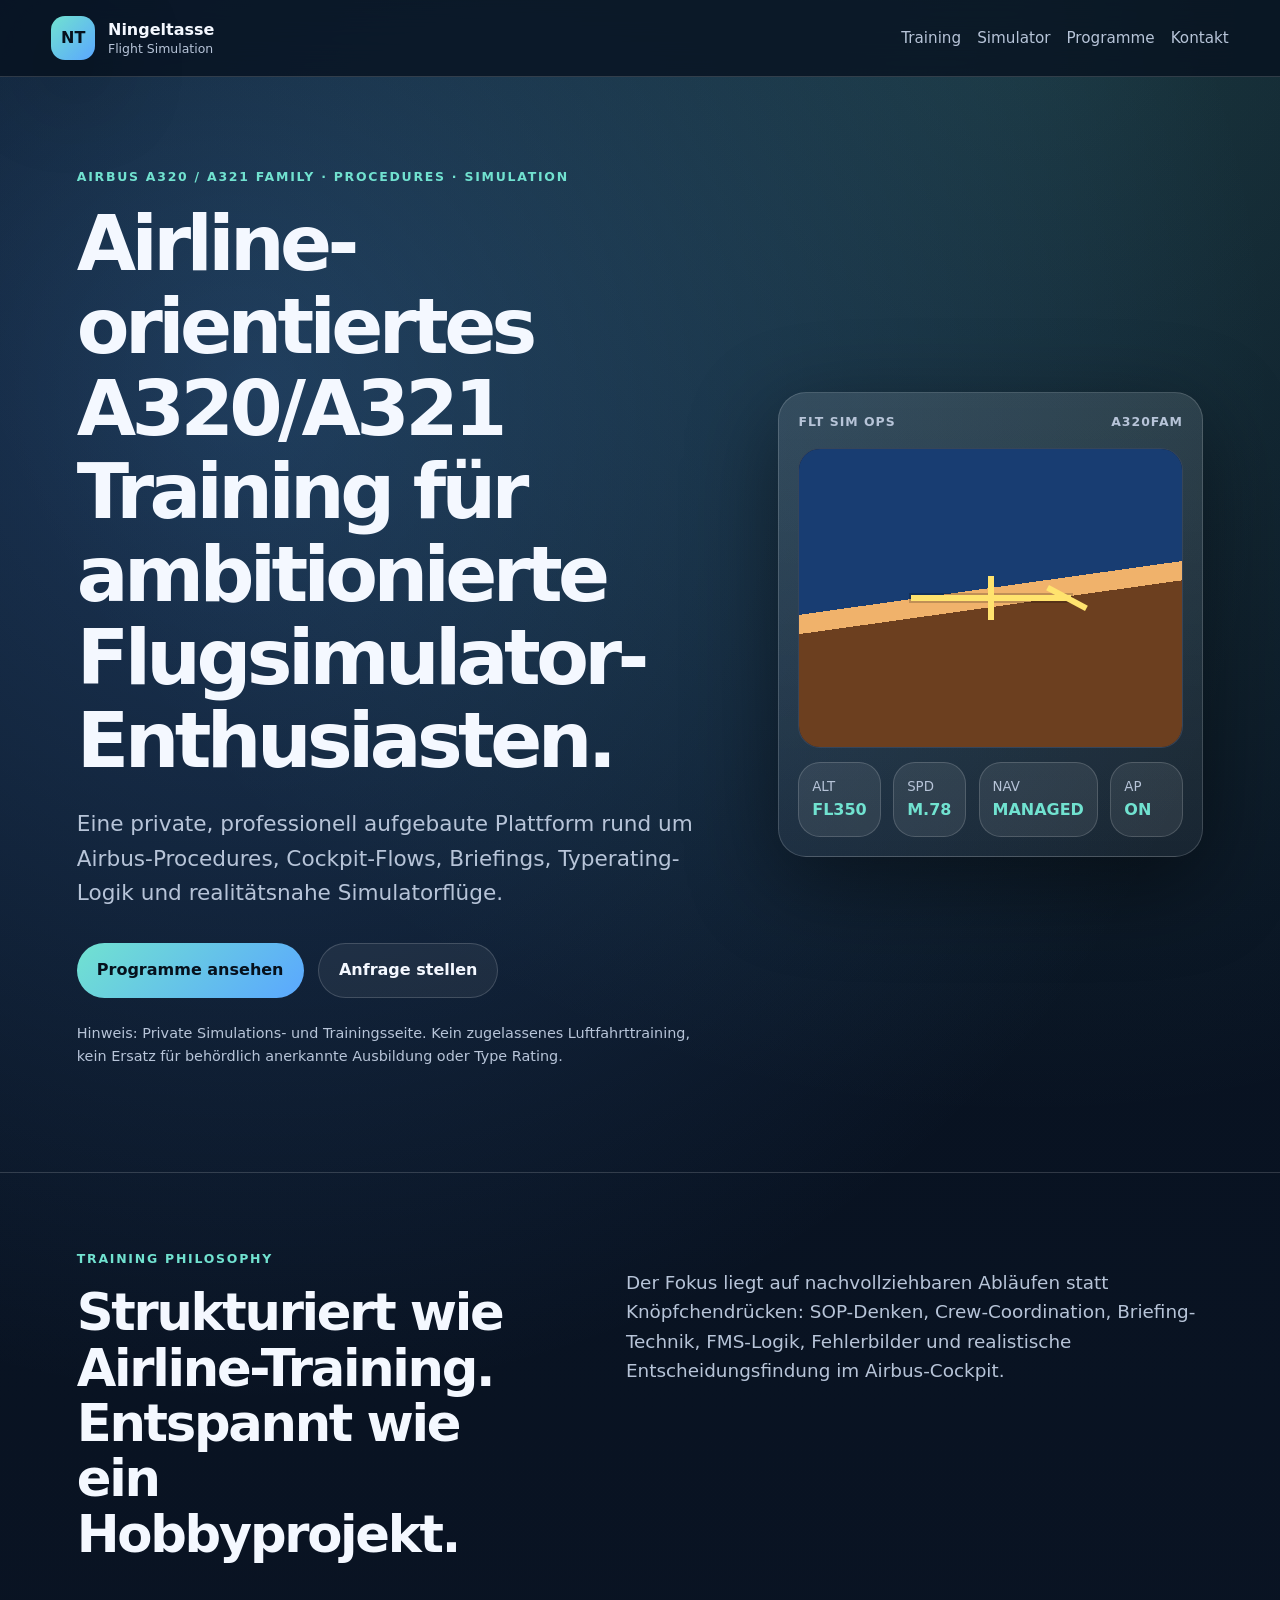
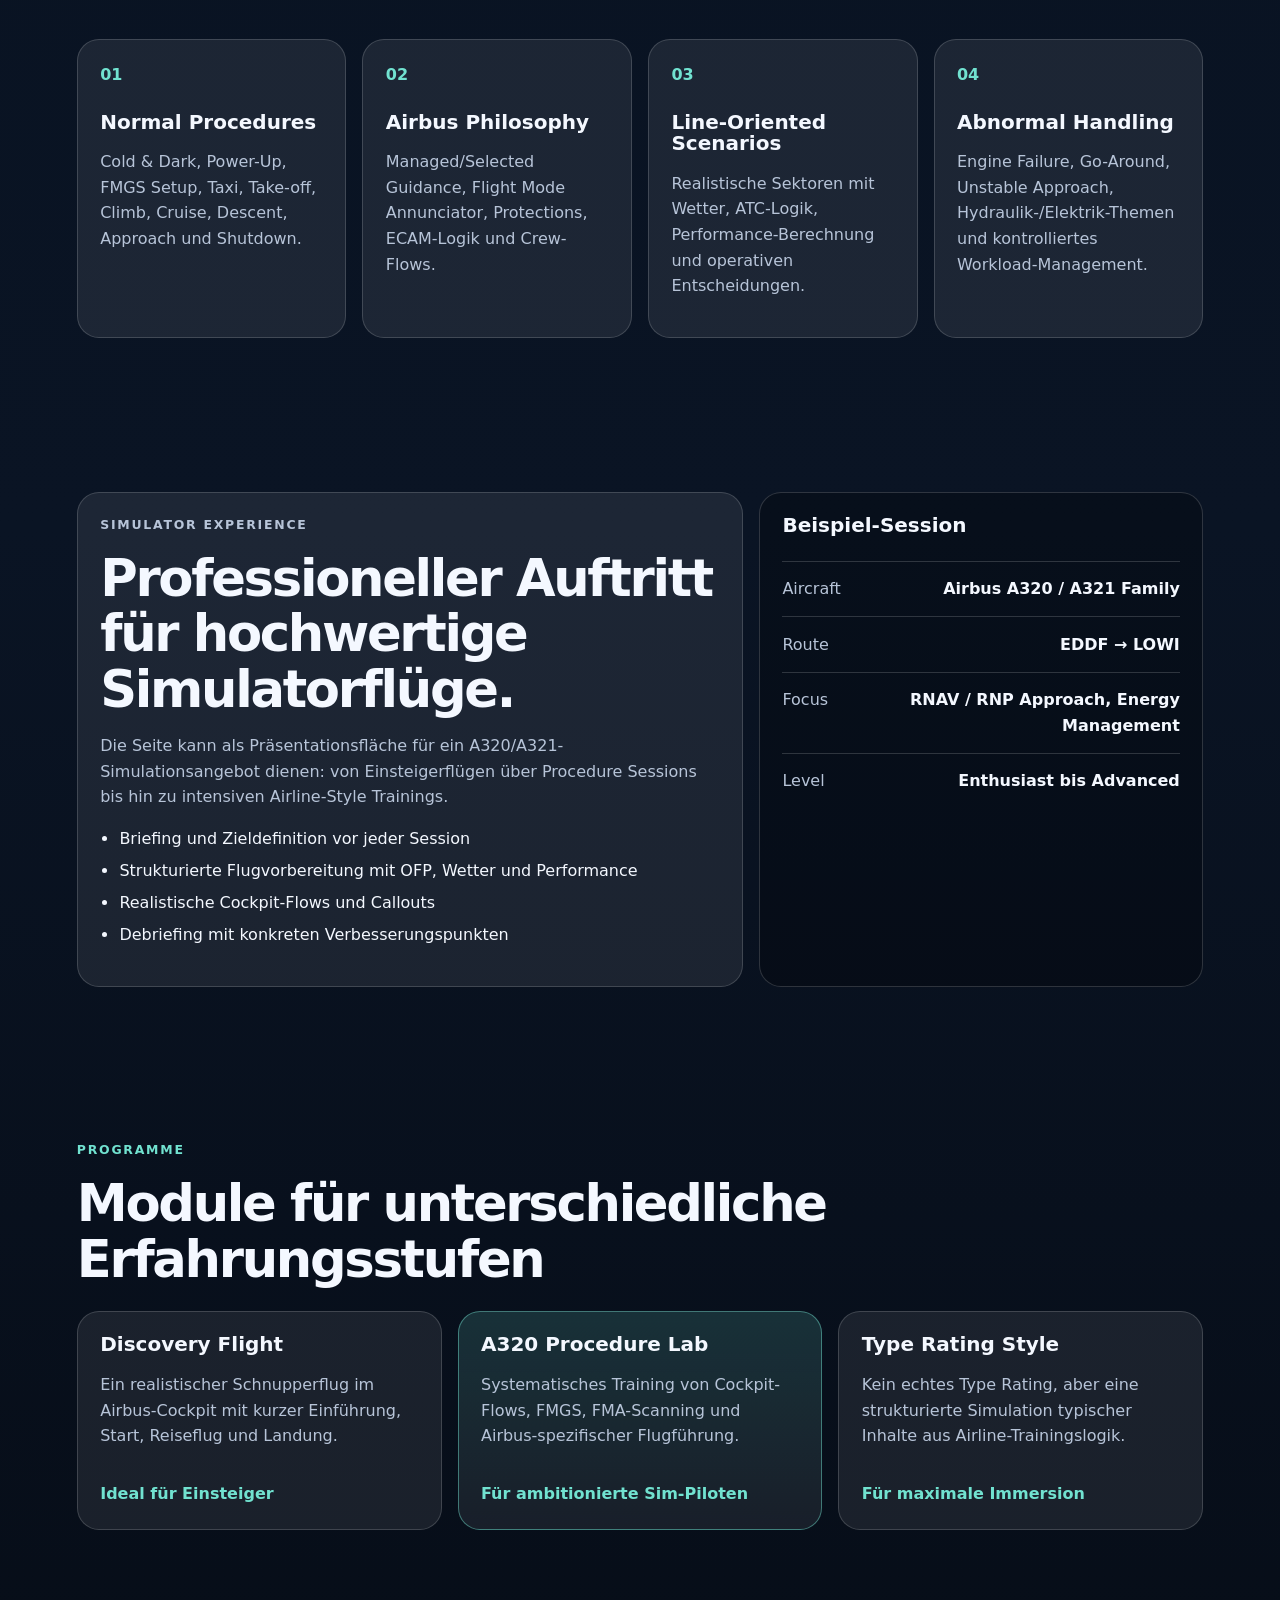
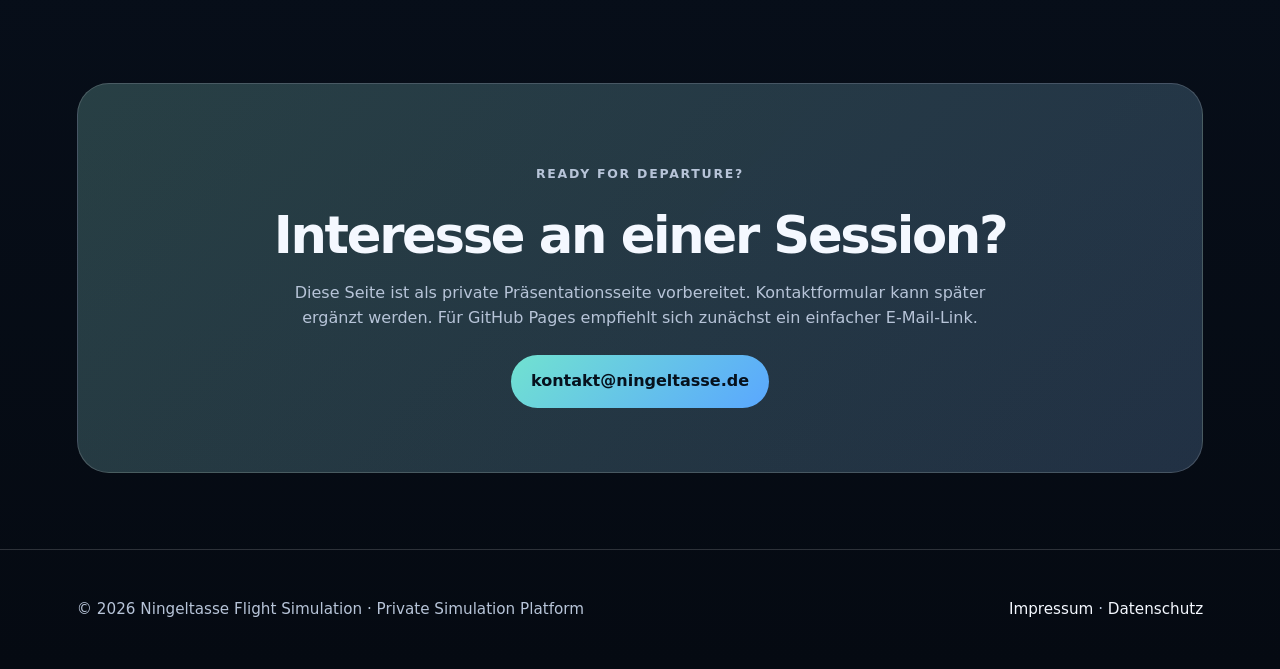
<file: index.html>
<!doctype html>
<html lang="de">
<head>
  <meta charset="utf-8">
  <meta name="viewport" content="width=device-width, initial-scale=1">
  <title>Ningeltasse Flight Simulation | A320 / A321 Training</title>
  <meta name="description" content="Professionell wirkende private Flugsimulationsseite für Airbus A320/A321 Training, Procedures und Simulator Experience.">
  <link rel="icon" href="assets/favicon.svg" type="image/svg+xml">
  <link rel="stylesheet" href="assets/styles.css">
</head>
<body>
  <header class="site-header">
    <a class="brand" href="#top" aria-label="Ningeltasse Flight Simulation">
      <span class="brand-mark">NT</span>
      <span>
        <strong>Ningeltasse</strong>
        <small>Flight Simulation</small>
      </span>
    </a>
    <nav class="nav" aria-label="Hauptnavigation">
      <a href="#training">Training</a>
      <a href="#simulator">Simulator</a>
      <a href="#programme">Programme</a>
      <a href="#kontakt">Kontakt</a>
    </nav>
  </header>

  <main id="top">
    <section class="hero">
      <div class="hero-content">
        <p class="eyebrow">Airbus A320 / A321 Family · Procedures · Simulation</p>
        <h1>Airline-orientiertes A320/A321 Training für ambitionierte Flugsimulator-Enthusiasten.</h1>
        <p class="lead">
          Eine private, professionell aufgebaute Plattform rund um Airbus-Procedures, Cockpit-Flows,
          Briefings, Typerating-Logik und realitätsnahe Simulatorflüge.
        </p>
        <div class="hero-actions">
          <a class="button primary" href="#programme">Programme ansehen</a>
          <a class="button secondary" href="#kontakt">Anfrage stellen</a>
        </div>
        <p class="legal-note">
          Hinweis: Private Simulations- und Trainingsseite. Kein zugelassenes Luftfahrttraining,
          kein Ersatz für behördlich anerkannte Ausbildung oder Type Rating.
        </p>
      </div>

      <div class="flight-card" aria-label="Flight Management Anzeige">
        <div class="card-top">
          <span>FLT SIM OPS</span>
          <span>A320FAM</span>
        </div>
        <div class="instrument">
          <div class="horizon"></div>
          <div class="aircraft-symbol"></div>
        </div>
        <div class="data-grid">
          <div><small>ALT</small><strong>FL350</strong></div>
          <div><small>SPD</small><strong>M.78</strong></div>
          <div><small>NAV</small><strong>MANAGED</strong></div>
          <div><small>AP</small><strong>ON</strong></div>
        </div>
      </div>
    </section>

    <section class="section split" id="training">
      <div>
        <p class="eyebrow">Training Philosophy</p>
        <h2>Strukturiert wie Airline-Training. Entspannt wie ein Hobbyprojekt.</h2>
      </div>
      <div>
        <p>
          Der Fokus liegt auf nachvollziehbaren Abläufen statt Knöpfchendrücken: SOP-Denken,
          Crew-Coordination, Briefing-Technik, FMS-Logik, Fehlerbilder und realistische
          Entscheidungsfindung im Airbus-Cockpit.
        </p>
      </div>
    </section>

    <section class="features">
      <article>
        <span class="icon">01</span>
        <h3>Normal Procedures</h3>
        <p>Cold & Dark, Power-Up, FMGS Setup, Taxi, Take-off, Climb, Cruise, Descent, Approach und Shutdown.</p>
      </article>
      <article>
        <span class="icon">02</span>
        <h3>Airbus Philosophy</h3>
        <p>Managed/Selected Guidance, Flight Mode Annunciator, Protections, ECAM-Logik und Crew-Flows.</p>
      </article>
      <article>
        <span class="icon">03</span>
        <h3>Line-Oriented Scenarios</h3>
        <p>Realistische Sektoren mit Wetter, ATC-Logik, Performance-Berechnung und operativen Entscheidungen.</p>
      </article>
      <article>
        <span class="icon">04</span>
        <h3>Abnormal Handling</h3>
        <p>Engine Failure, Go-Around, Unstable Approach, Hydraulik-/Elektrik-Themen und kontrolliertes Workload-Management.</p>
      </article>
    </section>

    <section class="section simulator" id="simulator">
      <div class="panel">
        <p class="eyebrow">Simulator Experience</p>
        <h2>Professioneller Auftritt für hochwertige Simulatorflüge.</h2>
        <p>
          Die Seite kann als Präsentationsfläche für ein A320/A321-Simulationsangebot dienen:
          von Einsteigerflügen über Procedure Sessions bis hin zu intensiven Airline-Style Trainings.
        </p>
        <ul class="checklist">
          <li>Briefing und Zieldefinition vor jeder Session</li>
          <li>Strukturierte Flugvorbereitung mit OFP, Wetter und Performance</li>
          <li>Realistische Cockpit-Flows und Callouts</li>
          <li>Debriefing mit konkreten Verbesserungspunkten</li>
        </ul>
      </div>
      <div class="panel dark">
        <h3>Beispiel-Session</h3>
        <dl class="session">
          <div><dt>Aircraft</dt><dd>Airbus A320 / A321 Family</dd></div>
          <div><dt>Route</dt><dd>EDDF → LOWI</dd></div>
          <div><dt>Focus</dt><dd>RNAV / RNP Approach, Energy Management</dd></div>
          <div><dt>Level</dt><dd>Enthusiast bis Advanced</dd></div>
        </dl>
      </div>
    </section>

    <section class="section" id="programme">
      <p class="eyebrow">Programme</p>
      <h2>Module für unterschiedliche Erfahrungsstufen</h2>
      <div class="program-grid">
        <article class="program">
          <h3>Discovery Flight</h3>
          <p>Ein realistischer Schnupperflug im Airbus-Cockpit mit kurzer Einführung, Start, Reiseflug und Landung.</p>
          <strong>Ideal für Einsteiger</strong>
        </article>
        <article class="program highlighted">
          <h3>A320 Procedure Lab</h3>
          <p>Systematisches Training von Cockpit-Flows, FMGS, FMA-Scanning und Airbus-spezifischer Flugführung.</p>
          <strong>Für ambitionierte Sim-Piloten</strong>
        </article>
        <article class="program">
          <h3>Type Rating Style</h3>
          <p>Kein echtes Type Rating, aber eine strukturierte Simulation typischer Inhalte aus Airline-Trainingslogik.</p>
          <strong>Für maximale Immersion</strong>
        </article>
      </div>
    </section>

    <section class="cta" id="kontakt">
      <p class="eyebrow">Ready for Departure?</p>
      <h2>Interesse an einer Session?</h2>
      <p>
        Diese Seite ist als private Präsentationsseite vorbereitet. Kontaktformular kann später ergänzt werden.
        Für GitHub Pages empfiehlt sich zunächst ein einfacher E-Mail-Link.
      </p>
      <a class="button primary" href="mailto:kontakt@ningeltasse.de?subject=Anfrage%20Flight%20Simulation">kontakt@ningeltasse.de</a>
    </section>
  </main>

  <footer class="footer">
    <p>© <span id="year"></span> Ningeltasse Flight Simulation · Private Simulation Platform</p>
    <p><a href="impressum.html">Impressum</a> · <a href="datenschutz.html">Datenschutz</a></p>
  </footer>

  <script>
    document.getElementById("year").textContent = new Date().getFullYear();
  </script>
</body>
</html>
</file>
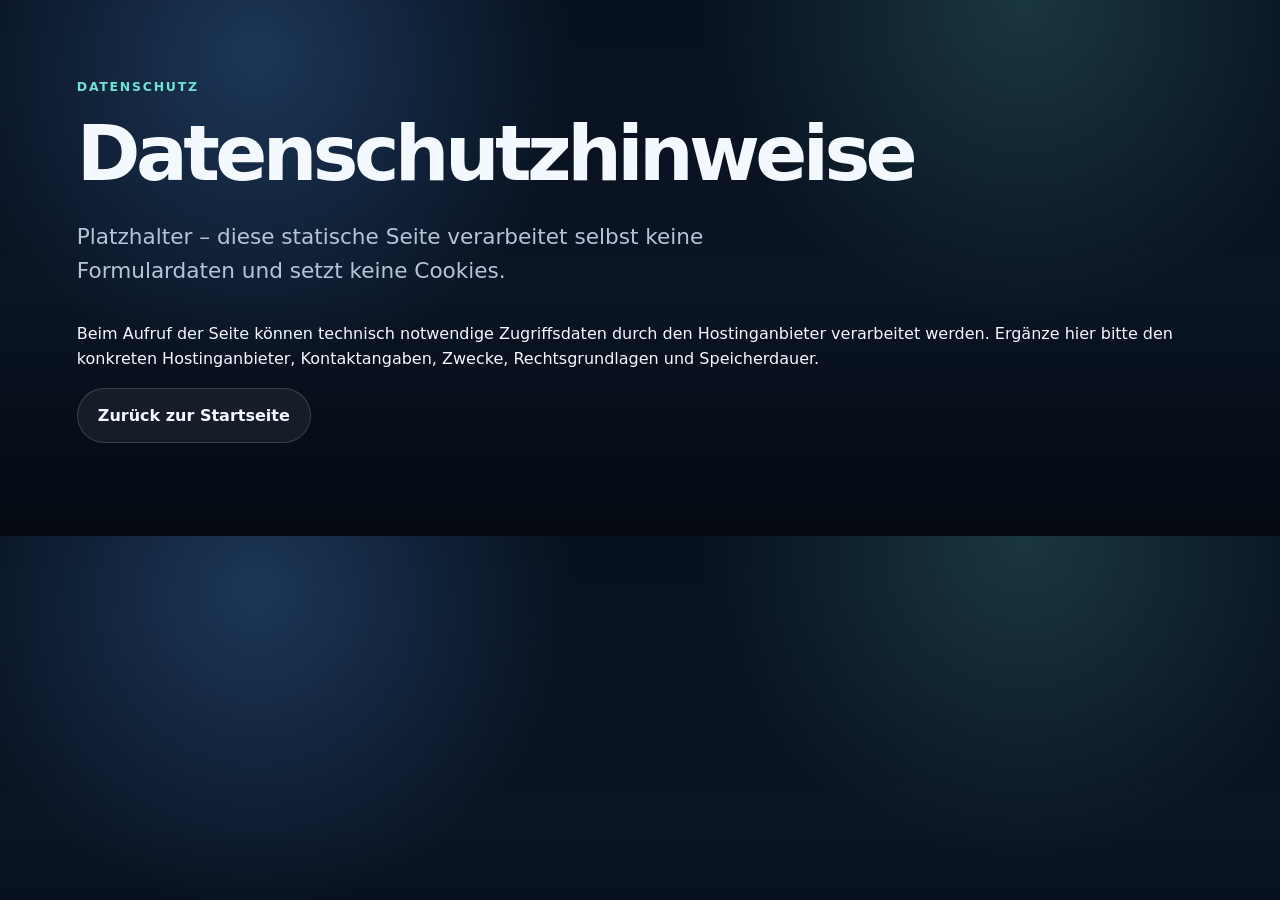
<file: datenschutz.html>
<!doctype html>
<html lang="de">
<head>
  <meta charset="utf-8">
  <meta name="viewport" content="width=device-width, initial-scale=1">
  <title>Datenschutz | Ningeltasse Flight Simulation</title>
  <link rel="stylesheet" href="assets/styles.css">
</head>
<body>
  <main class="section">
    <p class="eyebrow">Datenschutz</p>
    <h1>Datenschutzhinweise</h1>
    <p class="lead">Platzhalter – diese statische Seite verarbeitet selbst keine Formulardaten und setzt keine Cookies.</p>
    <p>
      Beim Aufruf der Seite können technisch notwendige Zugriffsdaten durch den Hostinganbieter verarbeitet werden.
      Ergänze hier bitte den konkreten Hostinganbieter, Kontaktangaben, Zwecke, Rechtsgrundlagen und Speicherdauer.
    </p>
    <p><a class="button secondary" href="index.html">Zurück zur Startseite</a></p>
  </main>
</body>
</html>
</file>
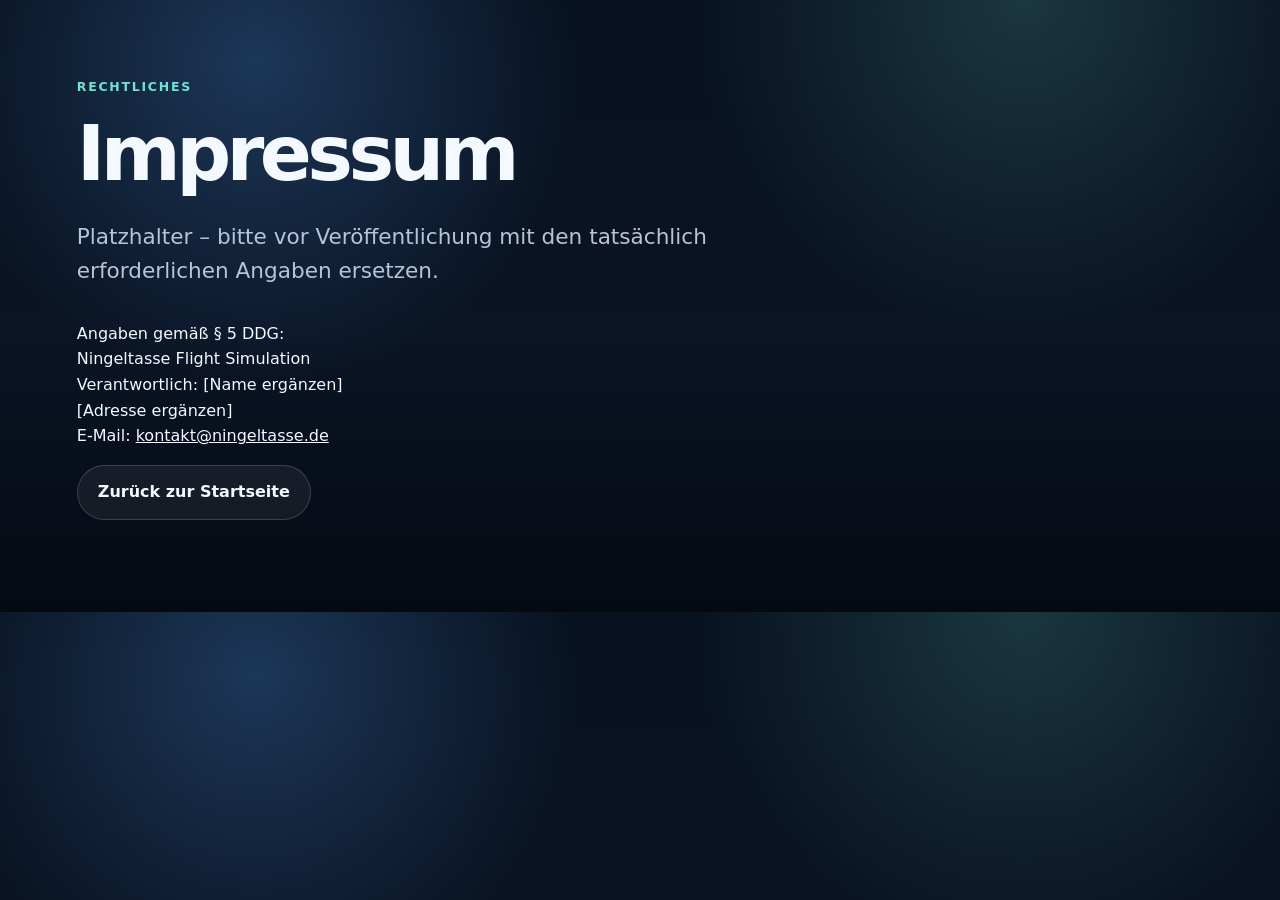
<file: impressum.html>
<!doctype html>
<html lang="de">
<head>
  <meta charset="utf-8">
  <meta name="viewport" content="width=device-width, initial-scale=1">
  <title>Impressum | Ningeltasse Flight Simulation</title>
  <link rel="stylesheet" href="assets/styles.css">
</head>
<body>
  <main class="section">
    <p class="eyebrow">Rechtliches</p>
    <h1>Impressum</h1>
    <p class="lead">Platzhalter – bitte vor Veröffentlichung mit den tatsächlich erforderlichen Angaben ersetzen.</p>
    <p>
      Angaben gemäß § 5 DDG:<br>
      Ningeltasse Flight Simulation<br>
      Verantwortlich: [Name ergänzen]<br>
      [Adresse ergänzen]<br>
      E-Mail: <a href="mailto:kontakt@ningeltasse.de">kontakt@ningeltasse.de</a>
    </p>
    <p><a class="button secondary" href="index.html">Zurück zur Startseite</a></p>
  </main>
</body>
</html>
</file>
<file: assets/styles.css>
:root {
  --bg: #07111f;
  --bg-soft: #0f1e33;
  --panel: rgba(255,255,255,.08);
  --panel-strong: rgba(255,255,255,.13);
  --text: #f4f8ff;
  --muted: #b7c4d8;
  --accent: #71e2d0;
  --accent-2: #5aa7ff;
  --line: rgba(255,255,255,.16);
  --shadow: 0 26px 90px rgba(0,0,0,.45);
  font-family: Inter, ui-sans-serif, system-ui, -apple-system, BlinkMacSystemFont, "Segoe UI", sans-serif;
}

* { box-sizing: border-box; }

html { scroll-behavior: smooth; }

body {
  margin: 0;
  background:
    radial-gradient(circle at 20% 10%, rgba(90,167,255,.25), transparent 28%),
    radial-gradient(circle at 80% 0%, rgba(113,226,208,.18), transparent 28%),
    linear-gradient(180deg, #07111f 0%, #0a1424 55%, #050a12 100%);
  color: var(--text);
  line-height: 1.6;
}

a { color: inherit; }

.site-header {
  position: sticky;
  top: 0;
  z-index: 20;
  display: flex;
  align-items: center;
  justify-content: space-between;
  gap: 2rem;
  padding: 1rem clamp(1rem, 4vw, 4rem);
  background: rgba(7,17,31,.78);
  backdrop-filter: blur(18px);
  border-bottom: 1px solid var(--line);
}

.brand {
  display: inline-flex;
  align-items: center;
  gap: .8rem;
  text-decoration: none;
}

.brand-mark {
  display: grid;
  place-items: center;
  width: 44px;
  height: 44px;
  border-radius: 14px;
  background: linear-gradient(135deg, var(--accent), var(--accent-2));
  color: #06111d;
  font-weight: 900;
  box-shadow: var(--shadow);
}

.brand small {
  display: block;
  color: var(--muted);
  font-size: .78rem;
  margin-top: -.2rem;
}

.nav {
  display: flex;
  gap: 1rem;
  color: var(--muted);
  font-size: .95rem;
}

.nav a {
  text-decoration: none;
}

.nav a:hover {
  color: var(--text);
}

.hero {
  min-height: 88vh;
  display: grid;
  grid-template-columns: minmax(0, 1.2fr) minmax(320px, .8fr);
  align-items: center;
  gap: clamp(2rem, 5vw, 5rem);
  padding: clamp(3rem, 7vw, 7rem) clamp(1rem, 6vw, 6rem);
}

.hero-content {
  max-width: 860px;
}

.eyebrow {
  margin: 0 0 1rem;
  color: var(--accent);
  text-transform: uppercase;
  letter-spacing: .14em;
  font-size: .78rem;
  font-weight: 800;
}

h1, h2, h3 {
  line-height: 1.08;
  margin: 0;
}

h1 {
  font-size: clamp(2.6rem, 6vw, 6.4rem);
  letter-spacing: -.06em;
}

h2 {
  font-size: clamp(2rem, 4vw, 4.2rem);
  letter-spacing: -.045em;
}

h3 {
  font-size: 1.25rem;
}

.lead {
  margin: 1.5rem 0 2rem;
  color: var(--muted);
  font-size: clamp(1.05rem, 1.8vw, 1.35rem);
  max-width: 760px;
}

.hero-actions {
  display: flex;
  flex-wrap: wrap;
  gap: .9rem;
}

.button {
  display: inline-flex;
  align-items: center;
  justify-content: center;
  min-height: 48px;
  padding: .85rem 1.25rem;
  border-radius: 999px;
  text-decoration: none;
  font-weight: 800;
  border: 1px solid var(--line);
}

.button.primary {
  background: linear-gradient(135deg, var(--accent), var(--accent-2));
  color: #06111d;
  border: 0;
}

.button.secondary {
  background: rgba(255,255,255,.06);
}

.legal-note {
  margin-top: 1.5rem;
  color: var(--muted);
  font-size: .9rem;
  max-width: 760px;
}

.flight-card {
  border: 1px solid var(--line);
  border-radius: 28px;
  padding: 1.2rem;
  background: linear-gradient(180deg, rgba(255,255,255,.11), rgba(255,255,255,.05));
  box-shadow: var(--shadow);
}

.card-top {
  display: flex;
  justify-content: space-between;
  color: var(--muted);
  font-weight: 800;
  letter-spacing: .08em;
  font-size: .78rem;
  margin-bottom: 1rem;
}

.instrument {
  position: relative;
  height: 300px;
  overflow: hidden;
  border-radius: 22px;
  background: #10213a;
  border: 1px solid var(--line);
}

.horizon {
  position: absolute;
  inset: -30%;
  background:
    linear-gradient(180deg, #183d72 0 48%, #f0b26b 48% 52%, #6c3f1f 52% 100%);
  transform: rotate(-8deg);
}

.aircraft-symbol {
  position: absolute;
  left: 50%;
  top: 50%;
  width: 160px;
  height: 6px;
  background: #ffe36e;
  transform: translate(-50%, -50%);
  box-shadow: 0 0 0 2px rgba(0,0,0,.2);
}

.aircraft-symbol::before,
.aircraft-symbol::after {
  content: "";
  position: absolute;
  top: 50%;
  width: 44px;
  height: 6px;
  background: #ffe36e;
}

.aircraft-symbol::before {
  left: 50%;
  transform: translate(-50%, -50%) rotate(90deg);
}

.aircraft-symbol::after {
  right: -18px;
  transform: translateY(-50%) rotate(28deg);
}

.data-grid {
  display: grid;
  grid-template-columns: repeat(4, 1fr);
  gap: .8rem;
  margin-top: .9rem;
}

.data-grid div,
.program,
.features article,
.panel {
  background: var(--panel);
  border: 1px solid var(--line);
  border-radius: 22px;
}

.data-grid div {
  padding: .8rem;
}

.data-grid small {
  display: block;
  color: var(--muted);
}

.data-grid strong {
  color: var(--accent);
}

.section {
  padding: clamp(3rem, 6vw, 6rem) clamp(1rem, 6vw, 6rem);
}

.split {
  display: grid;
  grid-template-columns: .9fr 1.1fr;
  gap: clamp(2rem, 6vw, 6rem);
  align-items: start;
  border-top: 1px solid var(--line);
}

.split p:not(.eyebrow) {
  color: var(--muted);
  font-size: 1.15rem;
}

.features,
.program-grid,
.simulator {
  display: grid;
  gap: 1rem;
}

.features {
  grid-template-columns: repeat(4, 1fr);
  padding: 0 clamp(1rem, 6vw, 6rem) clamp(3rem, 6vw, 6rem);
}

.features article,
.program,
.panel {
  padding: 1.4rem;
}

.features p,
.program p,
.panel p,
.cta p {
  color: var(--muted);
}

.icon {
  display: inline-flex;
  margin-bottom: 1.5rem;
  color: var(--accent);
  font-weight: 900;
}

.simulator {
  grid-template-columns: 1.2fr .8fr;
  align-items: stretch;
}

.dark {
  background: rgba(0,0,0,.24);
}

.checklist {
  padding-left: 1.2rem;
  color: var(--text);
}

.checklist li {
  margin: .4rem 0;
}

.session {
  margin: 1.5rem 0 0;
}

.session div {
  display: flex;
  justify-content: space-between;
  gap: 1rem;
  padding: .9rem 0;
  border-top: 1px solid var(--line);
}

.session dt {
  color: var(--muted);
}

.session dd {
  margin: 0;
  text-align: right;
  font-weight: 800;
}

.program-grid {
  grid-template-columns: repeat(3, 1fr);
  margin-top: 1.5rem;
}

.program.highlighted {
  background: linear-gradient(180deg, rgba(113,226,208,.16), rgba(255,255,255,.07));
  border-color: rgba(113,226,208,.45);
}

.program strong {
  display: inline-block;
  margin-top: 1rem;
  color: var(--accent);
}

.cta {
  margin: clamp(2rem, 6vw, 6rem);
  padding: clamp(2rem, 5vw, 5rem);
  border-radius: 32px;
  background:
    linear-gradient(135deg, rgba(113,226,208,.16), rgba(90,167,255,.14)),
    var(--panel);
  border: 1px solid var(--line);
  text-align: center;
}

.cta p {
  max-width: 720px;
  margin: 1rem auto 1.5rem;
}

.footer {
  display: flex;
  justify-content: space-between;
  gap: 1rem;
  padding: 2rem clamp(1rem, 6vw, 6rem);
  border-top: 1px solid var(--line);
  color: var(--muted);
  font-size: .95rem;
}

.footer a {
  color: var(--text);
  text-decoration: none;
}

@media (max-width: 980px) {
  .hero,
  .split,
  .simulator,
  .features,
  .program-grid {
    grid-template-columns: 1fr;
  }

  .features {
    padding-top: 0;
  }

  .nav {
    display: none;
  }

  .hero {
    min-height: auto;
  }

  .footer {
    flex-direction: column;
  }
}
</file>
